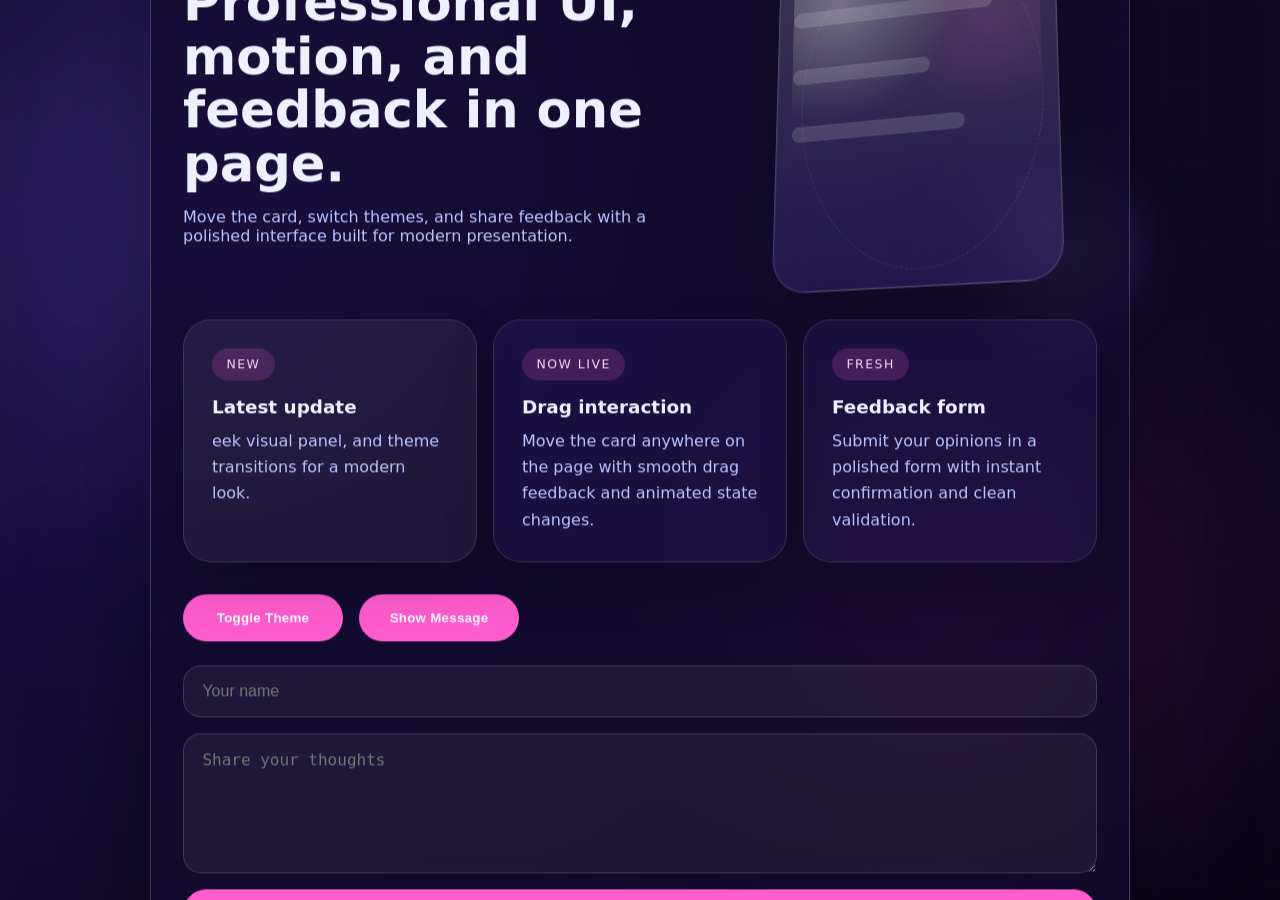
<file: index.html>
<!DOCTYPE html>
<html lang="en">
<head>
  <meta charset="UTF-8" />
  <meta name="viewport" content="width=device-width, initial-scale=1.0" />
  <title>Interactive Webpage</title>
  <link rel="stylesheet" href="style.css" />
</head>
<body>
  <div class="scene">
    <div class="bg-blur blur-1"></div>
    <div class="bg-blur blur-2"></div>
    <div class="bg-grid"></div>
    <div class="floating-sphere"></div>

    <div class="container" id="draggableCard">
      <div class="hero">
        <div class="hero-copy">
          <span class="eyebrow">Design Experience</span>
          <h1>Professional UI, motion, and feedback in one page.</h1>
          <p>Move the card, switch themes, and share feedback with a polished interface built for modern presentation.</p>
        </div>
        <div class="visual-panel">
          <div class="device">
            <div class="screen"></div>
            <div class="panel-block block-1"></div>
            <div class="panel-block block-2"></div>
            <div class="panel-block block-3"></div>
            <div class="device-ring"></div>
          </div>
        </div>
      </div>

      <div class="updates-panel">
        <article class="update-card">
          <span class="update-tag">New</span>
          <h2>Latest update</h2>
          <p>eek visual panel, and theme transitions for a modern look.</p>
        </article>
        <article class="update-card secondary">
          <span class="update-tag">Now live</span>
          <h2>Drag interaction</h2>
          <p>Move the card anywhere on the page with smooth drag feedback and animated state changes.</p>
        </article>
        <article class="update-card secondary">
          <span class="update-tag">Fresh</span>
          <h2>Feedback form</h2>
          <p>Submit your opinions in a polished form with instant confirmation and clean validation.</p>
        </article>
      </div>

      <div class="controls">
        <button class="toggle" id="themeButton">Toggle Theme</button>
        <button class="button" id="messageButton">Show Message</button>
      </div>

      <form class="feedback-form" id="feedbackForm">
        <input type="text" id="nameInput" placeholder="Your name" required />
        <textarea id="feedbackInput" placeholder="Share your thoughts" required></textarea>
        <button type="submit" class="button">Send Feedback</button>
      </form>

      <div class="status-row">
        <p class="info" id="statusText">Status: Ready to drag.</p>
        <span class="badge">Live demo</span>
      </div>
    </div>
  </div>

  <script>
    const card = document.getElementById('draggableCard');
    const statusText = document.getElementById('statusText');
    const themeButton = document.getElementById('themeButton');
    const messageButton = document.getElementById('messageButton');
    const feedbackForm = document.getElementById('feedbackForm');
    const nameInput = document.getElementById('nameInput');
    const feedbackInput = document.getElementById('feedbackInput');

    let offsetX = 0;
    let offsetY = 0;
    let isDragging = false;

    card.addEventListener('pointerdown', (event) => {
      isDragging = true;
      card.setPointerCapture(event.pointerId);
      const rect = card.getBoundingClientRect();
      offsetX = event.clientX - rect.left;
      offsetY = event.clientY - rect.top;
      card.classList.add('dragging');
      statusText.textContent = 'Status: Dragging the card.';
    });

    window.addEventListener('pointermove', (event) => {
      if (!isDragging) return;
      const x = event.clientX - offsetX;
      const y = event.clientY - offsetY;
      card.style.left = `${x}px`;
      card.style.top = `${y}px`;
    });

    window.addEventListener('pointerup', () => {
      if (!isDragging) return;
      isDragging = false;
      card.classList.remove('dragging');
      statusText.textContent = 'Status: Dropped. Drag again anytime.';
    });

    themeButton.addEventListener('click', () => {
      document.body.classList.toggle('altTheme');
      const activeTheme = document.body.classList.contains('altTheme') ? 'Aurora' : 'Midnight';
      statusText.textContent = `Status: Switched to ${activeTheme} theme.`;
    });

    messageButton.addEventListener('click', () => {
      alert('This layout is built with CSS motion and flexible UI sections.');
      statusText.textContent = 'Status: Message shown.';
    });

    feedbackForm.addEventListener('submit', (event) => {
      event.preventDefault();
      const name = nameInput.value.trim();
      const feedback = feedbackInput.value.trim();
      if (!name || !feedback) {
        statusText.textContent = 'Status: Please fill in both fields.';
        return;
      }
      statusText.textContent = `Status: Thanks for your feedback, ${name}!`;
      feedbackForm.reset();
    });
  </script>
</body>
</html>
</file>
<file: style.css>
:root {
  --bg: #120c2d;
  --bg-soft: rgba(255, 255, 255, 0.08);
  --text: #eef0ff;
  --text-muted: #bbc3ff;
  --accent: #7b5cff;
  --accent-strong: #ff5ccd;
  --accent-soft: rgba(255, 92, 205, 0.18);
  --surface: rgba(18, 11, 45, 0.78);
  --surface-strong: rgba(255, 255, 255, 0.14);
  --border: rgba(255, 255, 255, 0.2);
}

* {
  box-sizing: border-box;
}

html,
body {
  margin: 0;
  min-height: 100%;
}

body {
  font-family: Inter, system-ui, -apple-system, BlinkMacSystemFont, 'Segoe UI', sans-serif;
  color: var(--text);
  background: radial-gradient(circle at top left, #120c2d, #190f3f 30%, #090416 100%);
  overflow-x: hidden;
}

.scene {
  position: relative;
  min-height: 100vh;
  display: flex;
  align-items: center;
  justify-content: center;
  padding: 2rem;
  overflow: hidden;
}

.bg-blur {
  position: absolute;
  border-radius: 50%;
  filter: blur(120px);
  opacity: 0.9;
}

.blur-1 {
  width: 520px;
  height: 520px;
  background: rgba(123, 92, 255, 0.28);
  top: -8%;
  left: -4%;
}

.blur-2 {
  width: 420px;
  height: 420px;
  background: rgba(255, 92, 205, 0.18);
  bottom: 10%;
  right: 8%;
}

.bg-grid {
  position: absolute;
  inset: 0;
  background-image: linear-gradient(rgba(255,255,255,0.04) 1px, transparent 1px), linear-gradient(90deg, rgba(255,255,255,0.04) 1px, transparent 1px);
  background-size: 80px 80px;
  pointer-events: none;
  opacity: 0.25;
}

.floating-sphere {
  position: absolute;
  right: 12%;
  top: 20%;
  width: 140px;
  height: 140px;
  border-radius: 50%;
  background: radial-gradient(circle, rgba(255, 255, 255, 0.28), rgba(123, 92, 255, 0.12));
  box-shadow: 0 0 60px rgba(123, 92, 255, 0.45);
  animation: float 10s ease-in-out infinite;
}

.container {
  position: absolute;
  top: 50%;
  left: 50%;
  width: min(980px, calc(100% - 3rem));
  transform: translate(-50%, -50%);
  z-index: 1;
  background: var(--surface);
  border: 1px solid var(--border);
  border-radius: 36px;
  box-shadow: 0 40px 120px rgba(0, 0, 0, 0.4);
  backdrop-filter: blur(28px);
  padding: 2rem;
  cursor: grab;
  user-select: none;
  transition: transform 0.25s ease, box-shadow 0.25s ease, background 0.25s ease;
}

.container.dragging {
  transform: translate(-50%, -50%) scale(1.01);
  box-shadow: 0 48px 140px rgba(0, 0, 0, 0.55);
}

.hero {
  display: grid;
  grid-template-columns: 1.4fr 1fr;
  gap: 2rem;
  align-items: center;
}

.hero-copy {
  display: grid;
  gap: 1rem;
}

.eyebrow {
  display: inline-flex;
  align-items: center;
  gap: 0.5rem;
  font-size: 0.9rem;
  letter-spacing: 0.16em;
  text-transform: uppercase;
  color: #c7d0ff;
}

.hero h1 {
  margin: 0;
  font-size: clamp(2.6rem, 4vw, 3.6rem);
  line-height: 1.05;
}

.hero p {
  margin: 0;
  color: var(--text-muted);
  max-width: 42rem;
}

.updates-panel {
  display: grid;
  grid-template-columns: repeat(3, minmax(0, 1fr));
  gap: 1rem;
  margin-top: 2rem;
}

.update-card {
  position: relative;
  padding: 1.75rem;
  border-radius: 28px;
  background: rgba(255, 255, 255, 0.06);
  border: 1px solid rgba(255, 255, 255, 0.12);
  box-shadow: 0 24px 50px rgba(0, 0, 0, 0.18);
  transition: transform 0.25s ease, border-color 0.25s ease, background 0.25s ease;
}

.update-card:hover {
  transform: translateY(-6px);
  border-color: rgba(255, 92, 205, 0.4);
  background: rgba(255, 255, 255, 0.08);
}

.update-tag {
  display: inline-flex;
  align-items: center;
  padding: 0.55rem 0.9rem;
  border-radius: 999px;
  background: rgba(255, 92, 205, 0.18);
  color: #ffd1fb;
  font-size: 0.78rem;
  letter-spacing: 0.12em;
  text-transform: uppercase;
}

.update-card h2 {
  margin: 1rem 0 0.65rem;
  font-size: 1.15rem;
}

.update-card p {
  margin: 0;
  color: var(--text-muted);
  line-height: 1.65;
}

.update-card.secondary {
  background: rgba(123, 92, 255, 0.08);
}

.visual-panel {
  perspective: 1400px;
}

.device {
  position: relative;
  width: 100%;
  max-width: 300px;
  aspect-ratio: 0.78;
  margin: 0 auto;
  transform-style: preserve-3d;
  transform: rotateX(16deg) rotateY(-20deg);
  animation: drift 9s ease-in-out infinite;
}

.screen {
  position: absolute;
  inset: 0;
  border-radius: 36px;
  background: linear-gradient(180deg, rgba(255,255,255,0.18), rgba(123,92,255,0.15));
  border: 1px solid rgba(255, 255, 255, 0.14);
  box-shadow: inset 0 0 0 1px rgba(255, 255, 255, 0.05), 0 30px 70px rgba(0,0,0,0.25);
  overflow: hidden;
}

.screen::before {
  content: '';
  position: absolute;
  inset: 1rem;
  border-radius: 28px;
  background: radial-gradient(circle at 20% 20%, rgba(255,255,255,0.28), transparent 35%), radial-gradient(circle at 80% 30%, rgba(255,92,205,0.12), transparent 28%), linear-gradient(180deg, rgba(255,255,255,0.06), transparent 70%);
}

.panel-block {
  position: absolute;
  left: 18px;
  right: 18px;
  height: 16px;
  border-radius: 999px;
  background: rgba(255, 255, 255, 0.14);
  box-shadow: inset 0 0 0 1px rgba(255,255,255,0.06);
}

.block-1 {
  top: 24%;
  width: 72%;
}

.block-2 {
  top: 40%;
  width: 50%;
}

.block-3 {
  top: 56%;
  width: 62%;
}

.device-ring {
  position: absolute;
  inset: 20px;
  border-radius: 50%;
  border: 1px dashed rgba(255, 255, 255, 0.12);
  transform: translateZ(-18px);
}

.controls {
  display: flex;
  flex-wrap: wrap;
  gap: 1rem;
  margin: 2rem 0 1.5rem;
}

.feedback-form {
  display: grid;
  gap: 1rem;
}

.feedback-form input,
.feedback-form textarea {
  width: 100%;
  background: rgba(255, 255, 255, 0.06);
  border: 1px solid rgba(255, 255, 255, 0.14);
  border-radius: 18px;
  color: var(--text);
  padding: 1rem 1.15rem;
  font-size: 1rem;
  outline: none;
  transition: border-color 0.2s ease, background 0.2s ease;
}

.feedback-form input:focus,
.feedback-form textarea:focus {
  background: rgba(255, 255, 255, 0.12);
  border-color: rgba(255, 92, 205, 0.8);
}

.feedback-form textarea {
  min-height: 140px;
  resize: vertical;
}

.button,
.toggle {
  display: inline-flex;
  align-items: center;
  justify-content: center;
  min-width: 160px;
  padding: 1rem 1.5rem;
  border-radius: 999px;
  border: none;
  background: var(--accent-strong);
  color: #fff;
  font-weight: 700;
  letter-spacing: 0.02em;
  transition: transform 0.2s ease, box-shadow 0.2s ease, background 0.2s ease;
  cursor: pointer;
}

.button:hover,
.toggle:hover {
  transform: translateY(-3px);
  box-shadow: 0 20px 40px rgba(255, 92, 205, 0.28);
}

.status-row {
  display: flex;
  flex-wrap: wrap;
  align-items: center;
  justify-content: space-between;
  gap: 1rem;
  margin-top: 1.2rem;
}

.info {
  margin: 0;
  font-size: 0.96rem;
  color: var(--text-muted);
}

.badge {
  display: inline-flex;
  align-items: center;
  padding: 0.75rem 1rem;
  border-radius: 999px;
  background: rgba(255, 255, 255, 0.08);
  color: #f6f8ff;
  font-size: 0.9rem;
  border: 1px solid rgba(255, 255, 255, 0.12);
}

@keyframes float {
  0%, 100% { transform: translateY(0); }
  50% { transform: translateY(-18px); }
}

@keyframes drift {
  0%, 100% { transform: rotateX(16deg) rotateY(-20deg) translateY(0); }
  50% { transform: rotateX(16deg) rotateY(-20deg) translateY(-10px); }
}

@media (max-width: 860px) {
  .hero {
    grid-template-columns: 1fr;
  }

  .visual-panel {
    order: -1;
  }

  .updates-panel {
    grid-template-columns: 1fr;
  }
}

@media (max-width: 640px) {
  .container {
    padding: 1.5rem;
  }

  .hero h1 {
    font-size: 2.4rem;
  }

  .controls {
    flex-direction: column;
    align-items: stretch;
  }

  .button,
  .toggle {
    width: 100%;
  }
}

body.altTheme {
  --bg: #050812;
  --text: #f8f8ff;
  --text-muted: #cbd6ff;
  --accent: #4de8d0;
  --accent-strong: #5f7bff;
  --accent-soft: rgba(77, 232, 208, 0.18);
  --surface: rgba(10, 18, 44, 0.9);
  --surface-strong: rgba(255, 255, 255, 0.08);
  --border: rgba(77, 232, 208, 0.22);
  background: radial-gradient(circle at top right, #071728, #02040e 65%);
}

body.altTheme .container {
  background: rgba(10, 18, 42, 0.9);
  border-color: rgba(77, 232, 208, 0.22);
}

body.altTheme .button,
body.altTheme .toggle {
  background: var(--accent-strong);
}

body.altTheme .feedback-form input,
body.altTheme .feedback-form textarea {
  background: rgba(255, 255, 255, 0.05);
  border-color: rgba(77, 232, 208, 0.18);
}

body.altTheme .hero h1,
body.altTheme .hero p,
body.altTheme .info,
body.altTheme .badge,
body.altTheme .eyebrow {
  color: #e5ebff;
}
</file>
